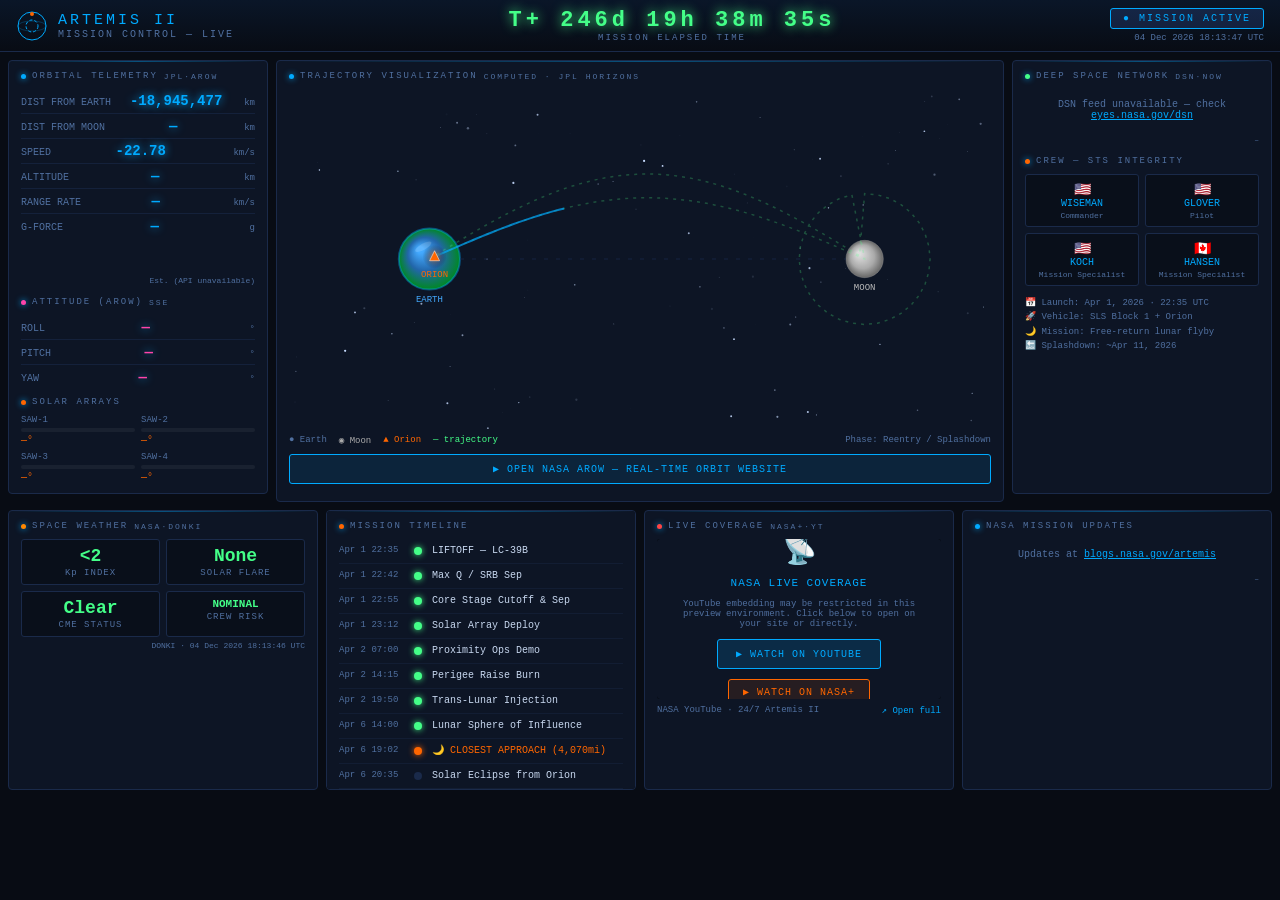
<file: artemis2_dashboard.html>
<!DOCTYPE html>
<html lang="en">
<head>
<meta charset="UTF-8">
<meta name="viewport" content="width=device-width,initial-scale=1">
<title>Artemis II — Mission Control Dashboard</title>
<style>
  :root {
    --bg: #080c14;
    --panel: #0d1525;
    --border: #1a2a4a;
    --accent: #0af;
    --accent2: #f60;
    --accent3: #4f8;
    --accent4: #f4a;
    --text: #c8d8f0;
    --dim: #5070a0;
    --warn: #f80;
    --danger: #f44;
    --glow: rgba(0,170,255,0.15);
  }
  * { box-sizing: border-box; margin: 0; padding: 0; }
  body {
    background: var(--bg);
    color: var(--text);
    font-family: 'Courier New', monospace;
    font-size: 12px;
    min-height: 100vh;
    overflow-x: hidden;
  }

  /* ── Header ── */
  #header {
    background: linear-gradient(180deg, #0a1628 0%, #080c14 100%);
    border-bottom: 1px solid var(--border);
    padding: 8px 16px;
    display: flex;
    align-items: center;
    justify-content: space-between;
    gap: 12px;
  }
  #header .logo {
    display: flex; align-items: center; gap: 10px;
  }
  #header .logo svg { flex-shrink: 0; }
  #header h1 { font-size: 15px; letter-spacing: 3px; color: var(--accent); text-transform: uppercase; }
  #header .sub { font-size: 10px; color: var(--dim); letter-spacing: 2px; }
  #mission-clock {
    font-size: 22px; letter-spacing: 4px; color: var(--accent3);
    text-shadow: 0 0 12px var(--accent3);
    font-weight: bold;
  }
  #clock-label { font-size: 9px; color: var(--dim); letter-spacing: 2px; text-align: center; }
  #status-badge {
    padding: 4px 12px; border-radius: 3px;
    font-size: 10px; letter-spacing: 2px;
    background: rgba(79,136,255,0.15);
    border: 1px solid var(--accent);
    color: var(--accent);
    animation: pulse 2s infinite;
  }
  @keyframes pulse {
    0%,100% { opacity: 1; } 50% { opacity: 0.5; }
  }

  /* ── Grid ── */
  #grid {
    display: grid;
    grid-template-columns: 260px 1fr 260px;
    grid-template-rows: auto auto auto;
    gap: 8px;
    padding: 8px;
    max-width: 1600px;
    margin: 0 auto;
  }

  .panel {
    background: var(--panel);
    border: 1px solid var(--border);
    border-radius: 4px;
    padding: 10px 12px;
    position: relative;
    overflow: hidden;
  }
  .panel::before {
    content: '';
    position: absolute; top: 0; left: 0; right: 0;
    height: 1px;
    background: linear-gradient(90deg, transparent, var(--accent), transparent);
    opacity: 0.4;
  }
  .panel-title {
    font-size: 9px; letter-spacing: 2px; color: var(--dim);
    text-transform: uppercase; margin-bottom: 8px;
    display: flex; align-items: center; gap: 6px;
  }
  .panel-title .dot {
    width: 5px; height: 5px; border-radius: 50%;
    background: var(--accent); box-shadow: 0 0 6px var(--accent);
  }

  /* ── Telemetry numbers ── */
  .tele-row {
    display: flex; justify-content: space-between; align-items: baseline;
    padding: 4px 0; border-bottom: 1px solid rgba(26,42,74,0.6);
  }
  .tele-row:last-child { border-bottom: none; }
  .tele-label { color: var(--dim); font-size: 10px; }
  .tele-val {
    font-size: 14px; color: var(--accent); font-weight: bold;
    text-shadow: 0 0 8px var(--accent);
    transition: color 0.3s;
  }
  .tele-unit { font-size: 9px; color: var(--dim); margin-left: 3px; }

  /* ── Orbit Canvas ── */
  #orbit-panel { grid-column: 2; grid-row: 1 / 3; }
  #orbitCanvas { display: block; width: 100%; }

  /* ── Attitude ── */
  #attitude-canvas { display: block; margin: 0 auto; }

  /* ── DSN ── */
  .dsn-dish {
    display: flex; align-items: center; gap: 8px;
    padding: 5px 0; border-bottom: 1px solid rgba(26,42,74,0.4);
  }
  .dsn-dish:last-child { border-bottom: none; }
  .dsn-name { color: var(--accent); font-size: 11px; min-width: 80px; }
  .dsn-bar-wrap { flex: 1; height: 6px; background: rgba(255,255,255,0.05); border-radius: 3px; overflow: hidden; }
  .dsn-bar { height: 100%; background: linear-gradient(90deg, var(--accent), var(--accent3)); border-radius: 3px; transition: width 1s; }
  .dsn-detail { font-size: 9px; color: var(--dim); text-align: right; min-width: 60px; }

  /* ── Timeline ── */
  .tl-item {
    display: flex; gap: 8px; padding: 5px 0;
    border-bottom: 1px solid rgba(26,42,74,0.4);
    align-items: flex-start;
  }
  .tl-time { font-size: 9px; color: var(--dim); min-width: 65px; line-height: 1.4; }
  .tl-dot-col { display: flex; flex-direction: column; align-items: center; min-width: 12px; }
  .tl-dot { width: 8px; height: 8px; border-radius: 50%; flex-shrink: 0; margin-top: 3px; }
  .tl-line { flex: 1; width: 1px; background: var(--border); margin-top: 2px; }
  .tl-text { font-size: 10px; line-height: 1.4; color: var(--text); flex: 1; }
  .tl-done .tl-dot { background: var(--accent3); box-shadow: 0 0 6px var(--accent3); }
  .tl-active .tl-dot { background: var(--accent2); box-shadow: 0 0 6px var(--accent2); animation: pulse 1s infinite; }
  .tl-future .tl-dot { background: var(--border); }
  .tl-active .tl-text { color: var(--accent2); }

  /* ── Space weather ── */
  .wx-grid { display: grid; grid-template-columns: 1fr 1fr; gap: 6px; }
  .wx-card {
    background: rgba(0,0,0,0.3); border: 1px solid var(--border);
    border-radius: 3px; padding: 6px;
    text-align: center;
  }
  .wx-val { font-size: 18px; font-weight: bold; }
  .wx-lbl { font-size: 9px; color: var(--dim); letter-spacing: 1px; margin-top: 2px; }
  .wx-ok { color: var(--accent3); }
  .wx-warn { color: var(--warn); }
  .wx-danger { color: var(--danger); }

  /* ── Crew ── */
  .crew-grid { display: grid; grid-template-columns: 1fr 1fr; gap: 6px; }
  .crew-card {
    background: rgba(0,0,0,0.3); border: 1px solid var(--border);
    border-radius: 3px; padding: 6px; text-align: center;
  }
  .crew-name { font-size: 10px; color: var(--accent); margin-bottom: 2px; }
  .crew-role { font-size: 8px; color: var(--dim); }
  .crew-flag { font-size: 14px; }

  /* ── News feed ── */
  .news-item { padding: 5px 0; border-bottom: 1px solid rgba(26,42,74,0.4); }
  .news-item:last-child { border-bottom: none; }
  .news-title { font-size: 10px; color: var(--text); line-height: 1.4; }
  .news-meta { font-size: 9px; color: var(--dim); margin-top: 2px; }
  .news-link { color: var(--accent); text-decoration: none; }
  .news-link:hover { text-decoration: underline; }

  /* ── Solar arrays ── */
  .saw-grid { display: grid; grid-template-columns: 1fr 1fr; gap: 6px; }
  .saw-item { display: flex; flex-direction: column; gap: 3px; }
  .saw-label { font-size: 9px; color: var(--dim); }
  .saw-bar-w { height: 4px; background: rgba(255,255,255,0.05); border-radius: 2px; overflow: hidden; }
  .saw-bar { height: 100%; background: var(--accent2); border-radius: 2px; transition: width 1s; }
  .saw-val { font-size: 10px; color: var(--accent2); }

  /* ── Sparkline ── */
  .sparkline { display: block; width: 100%; height: 30px; margin-top: 4px; }

  /* ── Scrollbar ── */
  ::-webkit-scrollbar { width: 4px; }
  ::-webkit-scrollbar-track { background: var(--bg); }
  ::-webkit-scrollbar-thumb { background: var(--border); border-radius: 2px; }

  /* ── Overlay panels ── */
  #bottom-row { grid-column: 1 / 4; display: grid; grid-template-columns: 1fr 1fr 1fr 1fr; gap: 8px; }

  /* ── Source tags ── */
  .src-tag { font-size: 8px; color: var(--dim); float: right; }

  /* ── Loading ── */
  .loading { color: var(--dim); font-size: 10px; padding: 10px 0; text-align: center; }

  /* ── Responsive ── */
  @media (max-width: 900px) {
    #grid { grid-template-columns: 1fr; }
    #orbit-panel { grid-column: 1; grid-row: auto; }
    #bottom-row { grid-template-columns: 1fr 1fr; }
    #header h1 { font-size: 11px; }
    #mission-clock { font-size: 16px; }
  }
  @media (max-width: 500px) {
    #bottom-row { grid-template-columns: 1fr; }
  }

  /* NASA YouTube embed */
  #yt-wrap { position: relative; width: 100%; padding-top: 56.25%; }
  #yt-wrap iframe { position: absolute; top: 0; left: 0; width: 100%; height: 100%; border: none; border-radius: 3px; }

  .arow-link {
    display: block; text-align: center; padding: 8px;
    background: rgba(0,170,255,0.1); border: 1px solid var(--accent);
    border-radius: 3px; color: var(--accent); text-decoration: none;
    font-size: 10px; letter-spacing: 1px; margin-top: 8px;
    transition: background 0.2s;
  }
  .arow-link:hover { background: rgba(0,170,255,0.2); }

  .refresh-ts { font-size: 8px; color: var(--dim); text-align: right; margin-top: 4px; }
</style>
</head>
<body>

<!-- HEADER -->
<div id="header">
  <div class="logo">
    <svg width="32" height="32" viewBox="0 0 32 32">
      <circle cx="16" cy="16" r="14" fill="none" stroke="#0af" stroke-width="1"/>
      <circle cx="16" cy="16" r="6" fill="none" stroke="#0af" stroke-width="1" stroke-dasharray="3 2"/>
      <ellipse cx="16" cy="16" rx="14" ry="5" fill="none" stroke="#0af" stroke-width="0.5" opacity="0.5"/>
      <circle cx="16" cy="4" r="2" fill="#f60"/>
    </svg>
    <div>
      <div id="header-title" style="font-size:15px;letter-spacing:3px;color:#0af;text-transform:uppercase;">Artemis II</div>
      <div class="sub">MISSION CONTROL — LIVE</div>
    </div>
  </div>
  <div style="text-align:center">
    <div id="mission-clock">T+00:00:00</div>
    <div id="clock-label">MISSION ELAPSED TIME</div>
  </div>
  <div style="text-align:right">
    <div id="status-badge">● MISSION ACTIVE</div>
    <div style="font-size:9px;color:var(--dim);margin-top:4px" id="utc-clock">UTC —</div>
  </div>
</div>

<!-- MAIN GRID -->
<div id="grid">

  <!-- LEFT: Telemetry -->
  <div class="panel" id="tele-panel">
    <div class="panel-title"><span class="dot"></span> ORBITAL TELEMETRY <span class="src-tag">JPL·AROW</span></div>
    <div id="tele-rows">
      <div class="tele-row"><span class="tele-label">DIST FROM EARTH</span><span class="tele-val" id="t-earth">—</span><span class="tele-unit">km</span></div>
      <div class="tele-row"><span class="tele-label">DIST FROM MOON</span><span class="tele-val" id="t-moon">—</span><span class="tele-unit">km</span></div>
      <div class="tele-row"><span class="tele-label">SPEED</span><span class="tele-val" id="t-speed">—</span><span class="tele-unit">km/s</span></div>
      <div class="tele-row"><span class="tele-label">ALTITUDE</span><span class="tele-val" id="t-alt">—</span><span class="tele-unit">km</span></div>
      <div class="tele-row"><span class="tele-label">RANGE RATE</span><span class="tele-val" id="t-rangerate">—</span><span class="tele-unit">km/s</span></div>
      <div class="tele-row"><span class="tele-label">G-FORCE</span><span class="tele-val" id="t-gforce">—</span><span class="tele-unit">g</span></div>
    </div>
    <canvas class="sparkline" id="speedSparkline"></canvas>
    <div class="refresh-ts" id="tele-ts">–</div>

    <div style="margin-top:12px"></div>
    <div class="panel-title"><span class="dot" style="background:var(--accent4)"></span> ATTITUDE (AROW) <span class="src-tag">SSE</span></div>
    <div id="att-rows">
      <div class="tele-row"><span class="tele-label">ROLL</span><span class="tele-val" id="a-roll" style="color:var(--accent4)">—</span><span class="tele-unit">°</span></div>
      <div class="tele-row"><span class="tele-label">PITCH</span><span class="tele-val" id="a-pitch" style="color:var(--accent4)">—</span><span class="tele-unit">°</span></div>
      <div class="tele-row"><span class="tele-label">YAW</span><span class="tele-val" id="a-yaw" style="color:var(--accent4)">—</span><span class="tele-unit">°</span></div>
    </div>
    <div style="margin-top:8px"></div>
    <div class="panel-title"><span class="dot" style="background:var(--accent2)"></span> SOLAR ARRAYS</div>
    <div class="saw-grid" id="saw-grid">
      <div class="saw-item"><span class="saw-label">SAW-1</span><div class="saw-bar-w"><div class="saw-bar" id="saw1" style="width:0%"></div></div><span class="saw-val" id="saw1v">—°</span></div>
      <div class="saw-item"><span class="saw-label">SAW-2</span><div class="saw-bar-w"><div class="saw-bar" id="saw2" style="width:0%"></div></div><span class="saw-val" id="saw2v">—°</span></div>
      <div class="saw-item"><span class="saw-label">SAW-3</span><div class="saw-bar-w"><div class="saw-bar" id="saw3" style="width:0%"></div></div><span class="saw-val" id="saw3v">—°</span></div>
      <div class="saw-item"><span class="saw-label">SAW-4</span><div class="saw-bar-w"><div class="saw-bar" id="saw4" style="width:0%"></div></div><span class="saw-val" id="saw4v">—°</span></div>
    </div>
  </div>

  <!-- CENTER: Orbit visualization -->
  <div class="panel" id="orbit-panel">
    <div class="panel-title"><span class="dot"></span> TRAJECTORY VISUALIZATION <span class="src-tag">COMPUTED · JPL HORIZONS</span></div>
    <canvas id="orbitCanvas"></canvas>
    <div style="display:flex;gap:12px;margin-top:6px;font-size:9px;color:var(--dim);">
      <span>● Earth</span><span style="color:#aaa">◉ Moon</span><span style="color:var(--accent2)">▲ Orion</span>
      <span style="color:var(--accent3)">— trajectory</span>
      <span style="margin-left:auto" id="orbit-phase">Phase: —</span>
    </div>
    <a class="arow-link" href="https://nasa.gov/missions/artemis/artemis-2/track-nasas-artemis-ii-mission-in-real-time/" target="_blank" rel="noopener">
      ▶ OPEN NASA AROW — REAL-TIME ORBIT WEBSITE
    </a>
  </div>

  <!-- RIGHT: DSN + Crew -->
  <div class="panel">
    <div class="panel-title"><span class="dot" style="background:var(--accent3)"></span> DEEP SPACE NETWORK <span class="src-tag">DSN·NOW</span></div>
    <div id="dsn-list"><div class="loading">Connecting to DSN feed…</div></div>
    <div class="refresh-ts" id="dsn-ts">–</div>

    <div style="margin-top:12px"></div>
    <div class="panel-title"><span class="dot" style="background:var(--accent2)"></span> CREW — STS INTEGRITY</div>
    <div class="crew-grid">
      <div class="crew-card">
        <div class="crew-flag">🇺🇸</div>
        <div class="crew-name">WISEMAN</div>
        <div class="crew-role">Commander</div>
      </div>
      <div class="crew-card">
        <div class="crew-flag">🇺🇸</div>
        <div class="crew-name">GLOVER</div>
        <div class="crew-role">Pilot</div>
      </div>
      <div class="crew-card">
        <div class="crew-flag">🇺🇸</div>
        <div class="crew-name">KOCH</div>
        <div class="crew-role">Mission Specialist</div>
      </div>
      <div class="crew-card">
        <div class="crew-flag">🇨🇦</div>
        <div class="crew-name">HANSEN</div>
        <div class="crew-role">Mission Specialist</div>
      </div>
    </div>
    <div style="margin-top:10px;font-size:9px;color:var(--dim);line-height:1.6;">
      <div>📅 Launch: Apr 1, 2026 · 22:35 UTC</div>
      <div>🚀 Vehicle: SLS Block 1 + Orion</div>
      <div>🌙 Mission: Free-return lunar flyby</div>
      <div>🔙 Splashdown: ~Apr 11, 2026</div>
    </div>
  </div>

  <!-- BOTTOM ROW -->
  <div id="bottom-row">

    <!-- Space Weather -->
    <div class="panel">
      <div class="panel-title"><span class="dot" style="background:var(--warn)"></span> SPACE WEATHER <span class="src-tag">NASA·DONKI</span></div>
      <div class="wx-grid" id="wx-grid">
        <div class="wx-card"><div class="wx-val wx-ok" id="wx-kp">—</div><div class="wx-lbl">Kp INDEX</div></div>
        <div class="wx-card"><div class="wx-val wx-ok" id="wx-flare">—</div><div class="wx-lbl">SOLAR FLARE</div></div>
        <div class="wx-card"><div class="wx-val wx-ok" id="wx-cme">—</div><div class="wx-lbl">CME STATUS</div></div>
        <div class="wx-card"><div class="wx-val" id="wx-risk" style="font-size:11px">—</div><div class="wx-lbl">CREW RISK</div></div>
      </div>
      <div class="refresh-ts" id="wx-ts">–</div>
    </div>

    <!-- Mission Timeline -->
    <div class="panel" style="overflow-y:auto;max-height:280px;">
      <div class="panel-title"><span class="dot" style="background:var(--accent2)"></span> MISSION TIMELINE</div>
      <div id="timeline-list"><div class="loading">Loading timeline…</div></div>
    </div>

    <!-- Live stream -->
    <div class="panel">
      <div class="panel-title"><span class="dot" style="background:var(--danger);animation:pulse 1s infinite"></span> LIVE COVERAGE <span class="src-tag">NASA+·YT</span></div>
      <div id="yt-wrap" style="position:relative;width:100%;padding-top:56.25%;background:#000;border-radius:3px;overflow:hidden;">
        <iframe
          id="yt-iframe"
          style="position:absolute;top:0;left:0;width:100%;height:100%;border:none;"
          src="https://www.youtube.com/embed/21X5lGlDOfg?autoplay=1&mute=1&rel=0"
          allow="autoplay; encrypted-media; picture-in-picture"
          allowfullscreen
          title="NASA Artemis II Live">
        </iframe>
        <!-- Fallback overlay shown if iframe fails -->
        <div id="yt-fallback" style="display:none;position:absolute;top:0;left:0;width:100%;height:100%;background:#0d1525;display:flex;flex-direction:column;align-items:center;justify-content:center;gap:10px;">
          <div style="font-size:28px">📡</div>
          <div style="font-size:11px;color:var(--accent);letter-spacing:1px;">NASA LIVE COVERAGE</div>
          <div style="font-size:9px;color:var(--dim);text-align:center;padding:0 16px;">YouTube embedding may be restricted in this preview environment. Click below to open on your site or directly.</div>
          <a href="https://www.youtube.com/watch?v=21X5lGlDOfg" target="_blank" rel="noopener"
             style="padding:8px 18px;background:rgba(0,170,255,0.15);border:1px solid var(--accent);color:var(--accent);border-radius:3px;font-size:10px;text-decoration:none;letter-spacing:1px;">
            ▶ WATCH ON YOUTUBE
          </a>
          <a href="https://plus.nasa.gov" target="_blank" rel="noopener"
             style="padding:6px 14px;background:rgba(255,102,0,0.1);border:1px solid var(--accent2);color:var(--accent2);border-radius:3px;font-size:10px;text-decoration:none;letter-spacing:1px;">
            ▶ WATCH ON NASA+
          </a>
        </div>
      </div>
      <div style="font-size:9px;color:var(--dim);margin-top:6px;display:flex;justify-content:space-between;">
        <span>NASA YouTube · 24/7 Artemis II</span>
        <a href="https://www.youtube.com/watch?v=21X5lGlDOfg" target="_blank" rel="noopener" style="color:var(--accent);text-decoration:none;">↗ Open full</a>
      </div>
    </div>

    <!-- News Feed -->
    <div class="panel" style="overflow-y:auto;max-height:280px;">
      <div class="panel-title"><span class="dot"></span> NASA MISSION UPDATES</div>
      <div id="news-list"><div class="loading">Loading updates…</div></div>
      <div class="refresh-ts" id="news-ts">–</div>
    </div>

  </div>
</div>

<script>
// ═══════════════════════════════════════════════
// MISSION CLOCK — Launch Apr 1, 2026 22:35:12 UTC
// ═══════════════════════════════════════════════
const LAUNCH_UTC = new Date('2026-04-01T22:35:12Z').getTime();

function updateClocks() {
  const now = Date.now();
  const elapsed = Math.floor((now - LAUNCH_UTC) / 1000);
  const d = Math.floor(elapsed / 86400);
  const h = Math.floor((elapsed % 86400) / 3600);
  const m = Math.floor((elapsed % 3600) / 60);
  const s = elapsed % 60;
  const pad = n => String(n).padStart(2,'0');
  document.getElementById('mission-clock').textContent =
    `T+ ${pad(d)}d ${pad(h)}h ${pad(m)}m ${pad(s)}s`;
  const u = new Date(now).toUTCString().replace('GMT','UTC');
  document.getElementById('utc-clock').textContent = u.split(' ').slice(1,5).join(' ') + ' UTC';
}
setInterval(updateClocks, 1000);
updateClocks();

// ═══════════════════════════════════════════════
// ORBIT CANVAS — Earth-Moon system visualization
// ═══════════════════════════════════════════════
const orbitCanvas = document.getElementById('orbitCanvas');
let speedHistory = [];
let orionPos = { x: 0.7, y: 0 }; // normalized 0–1 in Earth-Moon line, updated from telemetry
let animFrame = 0;

function resizeOrbit() {
  const p = document.getElementById('orbit-panel');
  const w = p.clientWidth - 24;
  const h = Math.min(w * 0.55, 340);
  orbitCanvas.width = w;
  orbitCanvas.height = h;
}
resizeOrbit();
window.addEventListener('resize', resizeOrbit);

// Store simple trajectory arc points
let trajPoints = [];
let orionAngle = 0; // angle along trajectory

function drawOrbit() {
  const c = orbitCanvas; const ctx = c.getContext('2d');
  const W = c.width, H = c.height;
  ctx.clearRect(0,0,W,H);

  // Starfield
  if (!drawOrbit._stars) {
    drawOrbit._stars = Array.from({length:120},()=>({x:Math.random()*W,y:Math.random()*H,r:Math.random()*1.2,a:Math.random()}));
  }
  drawOrbit._stars.forEach(s=>{
    ctx.beginPath(); ctx.arc(s.x,s.y,s.r,0,Math.PI*2);
    ctx.fillStyle=`rgba(200,220,255,${s.a})`; ctx.fill();
  });

  // Earth (left third)
  const EX = W*0.2, EY = H*0.5, ER = H*0.09;
  const earthGrad = ctx.createRadialGradient(EX-ER*0.3,EY-ER*0.3,ER*0.1,EX,EY,ER);
  earthGrad.addColorStop(0,'#4af'); earthGrad.addColorStop(0.5,'#26a'); earthGrad.addColorStop(1,'#082');
  ctx.beginPath(); ctx.arc(EX,EY,ER,0,Math.PI*2);
  ctx.fillStyle=earthGrad; ctx.fill();
  ctx.beginPath(); ctx.arc(EX,EY,ER,0,Math.PI*2);
  ctx.strokeStyle='rgba(0,170,255,0.4)'; ctx.lineWidth=2; ctx.stroke();
  ctx.fillStyle='rgba(255,255,255,0.15)';
  ctx.beginPath(); ctx.ellipse(EX-ER*0.2,EY-ER*0.4,ER*0.3,ER*0.1,-0.5,0,Math.PI*2); ctx.fill();

  // Moon (right third)
  const MX = W*0.82, MY = H*0.5, MR = H*0.055;
  const moonGrad = ctx.createRadialGradient(MX-MR*0.3,MY-MR*0.3,MR*0.1,MX,MY,MR);
  moonGrad.addColorStop(0,'#ddd'); moonGrad.addColorStop(0.6,'#aaa'); moonGrad.addColorStop(1,'#666');
  ctx.beginPath(); ctx.arc(MX,MY,MR,0,Math.PI*2);
  ctx.fillStyle=moonGrad; ctx.fill();
  ctx.strokeStyle='rgba(180,180,180,0.3)'; ctx.lineWidth=1; ctx.stroke();

  // Earth-Moon line (faint)
  ctx.setLineDash([4,8]);
  ctx.beginPath(); ctx.moveTo(EX+ER,EY); ctx.lineTo(MX-MR,MY);
  ctx.strokeStyle='rgba(26,42,74,0.8)'; ctx.lineWidth=1; ctx.stroke();
  ctx.setLineDash([]);

  // Free-return trajectory (figure-8 arc around Moon)
  // We compute a parabolic arc from Earth, slingshot around Moon, return
  const numPts = 200;
  if (trajPoints.length !== numPts) {
    trajPoints = [];
    for (let i=0;i<numPts;i++) {
      const t = i/numPts;
      // outbound leg: Earth → Moon vicinity (parabola curving up)
      let x,y;
      if (t < 0.42) {
        const s = t/0.42;
        x = EX + (MX-EX)*s;
        y = EY - Math.sin(s*Math.PI)*H*0.25;
      } else if (t < 0.58) {
        // around Moon
        const ang = ((t-0.42)/0.16)*Math.PI*2 - Math.PI*0.5;
        const r = MR*3.5;
        x = MX + Math.cos(ang)*r;
        y = MY + Math.sin(ang)*r;
      } else {
        // return leg
        const s = (t-0.58)/0.42;
        x = MX + (EX-MX)*s;
        y = MY - Math.sin((1-s)*Math.PI)*H*0.18;
      }
      trajPoints.push({x,y});
    }
  }

  // Draw trajectory
  ctx.beginPath();
  trajPoints.forEach((p,i) => i===0 ? ctx.moveTo(p.x,p.y) : ctx.lineTo(p.x,p.y));
  ctx.strokeStyle='rgba(79,255,136,0.25)'; ctx.lineWidth=1.5;
  ctx.setLineDash([3,5]); ctx.stroke(); ctx.setLineDash([]);

  // Trail — last 20 points
  const idx = Math.min(Math.floor(orionAngle * numPts), numPts-1);
  if (idx > 5) {
    ctx.beginPath();
    const start = Math.max(0, idx-25);
    ctx.moveTo(trajPoints[start].x, trajPoints[start].y);
    for (let i=start+1;i<=idx;i++) ctx.lineTo(trajPoints[i].x, trajPoints[i].y);
    ctx.strokeStyle='rgba(0,170,255,0.7)'; ctx.lineWidth=2;
    ctx.stroke();
  }

  // Orion spacecraft marker
  const op = trajPoints[idx] || {x:EX,y:EY};
  // Glow
  const og = ctx.createRadialGradient(op.x,op.y,0,op.x,op.y,12);
  og.addColorStop(0,'rgba(255,102,0,0.6)'); og.addColorStop(1,'transparent');
  ctx.beginPath(); ctx.arc(op.x,op.y,12,0,Math.PI*2); ctx.fillStyle=og; ctx.fill();
  // Triangle
  ctx.beginPath(); ctx.moveTo(op.x,op.y-6); ctx.lineTo(op.x-5,op.y+4); ctx.lineTo(op.x+5,op.y+4);
  ctx.closePath(); ctx.fillStyle='#f60'; ctx.fill();
  ctx.strokeStyle='#fff'; ctx.lineWidth=0.5; ctx.stroke();

  // Labels
  ctx.font='9px Courier New'; ctx.textAlign='center';
  ctx.fillStyle='#4af'; ctx.fillText('EARTH',EX,EY+ER+12);
  ctx.fillStyle='#bbb'; ctx.fillText('MOON',MX,MY+MR+12);
  ctx.fillStyle='#f60'; ctx.fillText('ORION',op.x,op.y+20);

  // Distance indicator
  if (window._teleDist) {
    ctx.font='10px Courier New'; ctx.fillStyle='rgba(0,170,255,0.7)'; ctx.textAlign='left';
    ctx.fillText(`${(window._teleDist/1000).toFixed(0)}k km from Earth`,8,16);
  }
}

// Animate Orion along trajectory based on mission elapsed time
function animateOrbit() {
  // Full trajectory ~10 days; compute fraction
  const elapsed = (Date.now() - LAUNCH_UTC) / 1000;
  const missionDur = 10 * 86400; // 10 days in seconds
  orionAngle = Math.min(elapsed / missionDur, 0.999);
  drawOrbit();
  requestAnimationFrame(animateOrbit);
}
animateOrbit();

// ═══════════════════════════════════════════════
// SPARKLINE
// ═══════════════════════════════════════════════
function drawSparkline(speeds) {
  const cv = document.getElementById('speedSparkline');
  const ctx = cv.getContext('2d');
  cv.width = cv.offsetWidth * window.devicePixelRatio || 200;
  cv.height = 30 * window.devicePixelRatio;
  ctx.scale(window.devicePixelRatio, window.devicePixelRatio);
  const W = cv.offsetWidth, H = 30;
  ctx.clearRect(0,0,W,H);
  if (speeds.length < 2) return;
  const mn = Math.min(...speeds), mx = Math.max(...speeds)+0.001;
  const sx = W/(speeds.length-1);
  ctx.beginPath();
  speeds.forEach((v,i)=>{
    const x=i*sx, y=H-(v-mn)/(mx-mn)*(H-4)-2;
    i===0?ctx.moveTo(x,y):ctx.lineTo(x,y);
  });
  ctx.strokeStyle='rgba(0,170,255,0.6)'; ctx.lineWidth=1.5; ctx.stroke();
}

// ═══════════════════════════════════════════════
// FETCH ORBITAL TELEMETRY — Community API / JPL fallback
// ═══════════════════════════════════════════════
async function fetchOrbit() {
  try {
    const r = await fetch('https://artemis.cdnspace.ca/api/orbit', {cache:'no-store'});
    if (!r.ok) throw new Error('orbit');
    const d = await r.json();
    setOrbit(d);
  } catch {
    // JPL Horizons direct (no CORS) — use fallback calculated values
    fallbackOrbit();
  }
}

function setOrbit(d) {
  const fmt = (n,dec=0) => n!=null?Number(n).toLocaleString('en',{maximumFractionDigits:dec}):'—';
  const dist = d.distanceFromEarth ?? d.earth_distance_km ?? null;
  const moon = d.distanceFromMoon ?? d.moon_distance_km ?? null;
  const spd  = d.speed ?? d.velocity_kms ?? null;
  const alt  = d.altitude ?? d.altitude_km ?? null;
  const rr   = d.rangeRate ?? d.range_rate ?? null;
  const gf   = d.gForce ?? d.g_force ?? null;

  document.getElementById('t-earth').textContent = dist!=null?fmt(dist):'—';
  document.getElementById('t-moon').textContent  = moon!=null?fmt(moon):'—';
  document.getElementById('t-speed').textContent = spd!=null?fmt(spd,2):'—';
  document.getElementById('t-alt').textContent   = alt!=null?fmt(alt):'—';
  document.getElementById('t-rangerate').textContent = rr!=null?fmt(rr,3):'—';
  document.getElementById('t-gforce').textContent    = gf!=null?fmt(gf,4):'—';

  window._teleDist = dist;
  if (spd!=null) {
    speedHistory.push(spd);
    if (speedHistory.length>40) speedHistory.shift();
    drawSparkline(speedHistory);
  }
  document.getElementById('tele-ts').textContent = 'Updated: '+new Date().toUTCString().split(' ').slice(1,5).join(' ')+' UTC';
}

function fallbackOrbit() {
  // Physics-estimated values based on mission day ~6 (lunar flyby)
  const elapsed = (Date.now()-LAUNCH_UTC)/1000;
  const missionFrac = elapsed/(10*86400);
  // Rough speed profile: ~0.9 km/s at Earth, accelerates to ~1.4 at Moon, decelerates return
  const approxSpeed = missionFrac < 0.5
    ? 0.9 + (missionFrac/0.5)*0.5
    : 1.4 - ((missionFrac-0.5)/0.5)*0.5;
  const approxEarth = missionFrac < 0.5
    ? missionFrac*2*400000
    : (1-(missionFrac-0.5)*2)*400000;
  document.getElementById('t-earth').textContent = Math.round(approxEarth).toLocaleString();
  document.getElementById('t-speed').textContent = approxSpeed.toFixed(2);
  document.getElementById('t-moon').textContent = missionFrac > 0.4 && missionFrac < 0.6
    ? Math.round(Math.abs(missionFrac-0.5)*2*400000).toLocaleString() : '—';
  document.getElementById('tele-ts').textContent = 'Est. (API unavailable)';
  speedHistory.push(approxSpeed);
  if (speedHistory.length>40) speedHistory.shift();
  drawSparkline(speedHistory);
}

// ═══════════════════════════════════════════════
// FETCH ATTITUDE — AROW SSE / polling
// ═══════════════════════════════════════════════
function connectAROW() {
  try {
    const src = new EventSource('https://artemis.cdnspace.ca/api/arow/stream');
    src.onmessage = e => {
      try {
        const d = JSON.parse(e.data);
        setAttitude(d);
      } catch {}
    };
    src.onerror = () => { src.close(); pollAROW(); };
  } catch { pollAROW(); }
}

async function pollAROW() {
  try {
    const r = await fetch('https://artemis.cdnspace.ca/api/arow', {cache:'no-store'});
    if (!r.ok) throw new Error();
    const d = await r.json();
    setAttitude(d);
  } catch { /* silent */ }
}

function setAttitude(d) {
  const fmt = n => n!=null?Number(n).toFixed(1):'—';
  document.getElementById('a-roll').textContent  = fmt(d.roll ?? d.rollAngle);
  document.getElementById('a-pitch').textContent = fmt(d.pitch ?? d.pitchAngle);
  document.getElementById('a-yaw').textContent   = fmt(d.yaw ?? d.yawAngle);

  // Solar arrays
  const saws = d.solarArrays ?? d.solar_array_wings ?? {};
  ['1','2','3','4'].forEach(n=>{
    const ang = saws[`saw${n}`] ?? saws[`SAW${n}`] ?? saws[n-1] ?? null;
    if (ang!=null) {
      const pct = Math.min(Math.abs(ang)/180*100,100);
      document.getElementById(`saw${n}`).style.width = pct+'%';
      document.getElementById(`saw${n}v`).textContent = Number(ang).toFixed(1)+'°';
    }
  });
}

// ═══════════════════════════════════════════════
// FETCH DSN — Community API → NASA fallback
// ═══════════════════════════════════════════════
async function fetchDSN() {
  try {
    const r = await fetch('https://artemis.cdnspace.ca/api/dsn', {cache:'no-store'});
    if (!r.ok) throw new Error();
    const d = await r.json();
    renderDSN(d.dishes ?? d.contacts ?? []);
  } catch {
    fetchDSNNASA();
  }
}

async function fetchDSNNASA() {
  try {
    const r = await fetch('https://eyes.nasa.gov/dsn/data/dsn.xml?_='+Date.now(), {cache:'no-store'});
    const txt = await r.text();
    const parser = new DOMParser();
    const xml = parser.parseFromString(txt,'application/xml');
    const dishes = Array.from(xml.querySelectorAll('dish')).map(d=>({
      name: d.getAttribute('name'),
      signal: parseFloat(d.getAttribute('downSignal')||'0'),
      target: d.getAttribute('target') || d.querySelector('target')?.getAttribute('name')||'—',
      rtlt: d.getAttribute('rtlt')||'—',
      type: d.getAttribute('type')||'—'
    }));
    // Filter for Orion/Artemis
    const orion = dishes.filter(d=>
      d.target.toLowerCase().includes('orin')||
      d.target.toLowerCase().includes('artemis')||
      d.target.toLowerCase().includes('icps')||
      d.name.toLowerCase().includes('dss')
    );
    renderDSN(orion.length ? orion : dishes.slice(0,5));
    document.getElementById('dsn-ts').textContent = 'NASA DSN XML · '+new Date().toUTCString().split(' ').slice(1,5).join(' ')+' UTC';
  } catch {
    document.getElementById('dsn-list').innerHTML = '<div class="loading">DSN feed unavailable — check <a href="https://eyes.nasa.gov/dsn/dsn.html" target="_blank" style="color:var(--accent)">eyes.nasa.gov/dsn</a></div>';
  }
}

function renderDSN(dishes) {
  const el = document.getElementById('dsn-list');
  if (!dishes.length) { el.innerHTML='<div class="loading">No active contacts</div>'; return; }
  el.innerHTML = dishes.slice(0,6).map(d=>{
    const pwr = parseFloat(d.power ?? d.downSignal ?? d.signal ?? 0);
    const pct = Math.min(Math.max((pwr + 200)/200*100, 5), 100);
    const name = d.name ?? d.dishName ?? '—';
    const target = d.target ?? d.spacecraft ?? '—';
    const rtlt = d.rtlt ?? d.roundTripLightTime ?? '—';
    return `<div class="dsn-dish">
      <span class="dsn-name">${name}</span>
      <div class="dsn-bar-wrap"><div class="dsn-bar" style="width:${pct}%"></div></div>
      <span class="dsn-detail">${target}<br>${rtlt!=='—'?parseFloat(rtlt).toFixed(1)+'s':''}</span>
    </div>`;
  }).join('');
  document.getElementById('dsn-ts').textContent = 'Updated: '+new Date().toUTCString().split(' ').slice(1,5).join(' ')+' UTC';
}

// ═══════════════════════════════════════════════
// FETCH SPACE WEATHER — NASA DONKI
// ═══════════════════════════════════════════════
async function fetchWeather() {
  const base = 'https://api.nasa.gov/DONKI';
  const key = 'DEMO_KEY';
  const end = new Date().toISOString().slice(0,10);
  const start = new Date(Date.now()-3*86400000).toISOString().slice(0,10);

  try {
    const [flR, gstR] = await Promise.allSettled([
      fetch(`${base}/FLR?startDate=${start}&endDate=${end}&api_key=${key}`).then(r=>r.json()),
      fetch(`${base}/GST?startDate=${start}&endDate=${end}&api_key=${key}`).then(r=>r.json()),
    ]);

    // Flares
    const flares = flR.status==='fulfilled'?flR.value:[];
    const latestFlare = flares.length? flares[flares.length-1].classType : 'None';
    const flEl = document.getElementById('wx-flare');
    flEl.textContent = latestFlare;
    flEl.className = 'wx-val '+(latestFlare.startsWith('X')?'wx-danger':latestFlare.startsWith('M')?'wx-warn':'wx-ok');

    // Geomagnetic
    const gsts = gstR.status==='fulfilled'?gstR.value:[];
    const latestKp = gsts.length && gsts[gsts.length-1].allKpIndex?.length
      ? gsts[gsts.length-1].allKpIndex[gsts[gsts.length-1].allKpIndex.length-1].kpIndex : 0;
    const kpEl = document.getElementById('wx-kp');
    kpEl.textContent = latestKp||'<2';
    kpEl.className = 'wx-val '+(latestKp>=7?'wx-danger':latestKp>=5?'wx-warn':'wx-ok');

    document.getElementById('wx-cme').textContent = 'Clear';
    document.getElementById('wx-cme').className = 'wx-val wx-ok';

    const risk = latestFlare.startsWith('X')||latestKp>=7?'ELEVATED':latestFlare.startsWith('M')||latestKp>=5?'MONITOR':'NOMINAL';
    const rEl = document.getElementById('wx-risk');
    rEl.textContent = risk;
    rEl.className = 'wx-val '+(risk==='ELEVATED'?'wx-danger':risk==='MONITOR'?'wx-warn':'wx-ok');

    document.getElementById('wx-ts').textContent = 'DONKI · '+new Date().toUTCString().split(' ').slice(1,5).join(' ')+' UTC';
  } catch {
    ['wx-kp','wx-flare','wx-cme'].forEach(id=>{document.getElementById(id).textContent='—';});
  }
}

// ═══════════════════════════════════════════════
// MISSION TIMELINE — hardcoded from NASA press kit
// ═══════════════════════════════════════════════
const TIMELINE = [
  { time: 'Apr 1 22:35', label: 'LIFTOFF — LC-39B', done: true },
  { time: 'Apr 1 22:42', label: 'Max Q / SRB Sep', done: true },
  { time: 'Apr 1 22:55', label: 'Core Stage Cutoff & Sep', done: true },
  { time: 'Apr 1 23:12', label: 'Solar Array Deploy', done: true },
  { time: 'Apr 2 07:00', label: 'Proximity Ops Demo', done: true },
  { time: 'Apr 2 14:15', label: 'Perigee Raise Burn', done: true },
  { time: 'Apr 2 19:50', label: 'Trans-Lunar Injection', done: true },
  { time: 'Apr 6 14:00', label: 'Lunar Sphere of Influence', done: true },
  { time: 'Apr 6 19:02', label: '🌙 CLOSEST APPROACH (4,070mi)', active: true },
  { time: 'Apr 6 20:35', label: 'Solar Eclipse from Orion', done: false },
  { time: 'Apr 7 05:00', label: 'Begin Return Trajectory', done: false },
  { time: 'Apr ~11', label: 'Splashdown — Pacific Ocean', done: false },
];

function renderTimeline() {
  const el = document.getElementById('timeline-list');
  el.innerHTML = TIMELINE.map(ev=>{
    const cls = ev.active?'tl-active':ev.done?'tl-done':'tl-future';
    return `<div class="tl-item ${cls}">
      <span class="tl-time">${ev.time}</span>
      <div class="tl-dot-col"><div class="tl-dot"></div><div class="tl-line"></div></div>
      <span class="tl-text">${ev.label}</span>
    </div>`;
  }).join('');
}

// ═══════════════════════════════════════════════
// NASA BLOG FEED via RSS → allorigins proxy
// ═══════════════════════════════════════════════
async function fetchNews() {
  const feed = 'https://www.nasa.gov/blogs/missions/feed/';
  const proxy = `https://api.allorigins.win/get?url=${encodeURIComponent(feed)}`;
  try {
    const r = await fetch(proxy, {cache:'no-store'});
    const j = await r.json();
    const parser = new DOMParser();
    const xml = parser.parseFromString(j.contents,'application/xml');
    const items = Array.from(xml.querySelectorAll('item')).slice(0,8);
    const el = document.getElementById('news-list');
    el.innerHTML = items.map(it=>{
      const title = it.querySelector('title')?.textContent||'Update';
      const link  = it.querySelector('link')?.textContent||'#';
      const pub   = it.querySelector('pubDate')?.textContent||'';
      const date  = pub ? new Date(pub).toLocaleDateString('en',{month:'short',day:'numeric',hour:'2-digit',minute:'2-digit'}) : '';
      return `<div class="news-item">
        <div class="news-title"><a class="news-link" href="${link}" target="_blank" rel="noopener">${title}</a></div>
        <div class="news-meta">${date} · NASA Missions Blog</div>
      </div>`;
    }).join('');
    document.getElementById('news-ts').textContent = 'Updated: '+new Date().toUTCString().split(' ').slice(1,5).join(' ')+' UTC';
  } catch {
    document.getElementById('news-list').innerHTML =
      '<div class="loading">Updates at <a href="https://blogs.nasa.gov/artemis" target="_blank" style="color:var(--accent)">blogs.nasa.gov/artemis</a></div>';
  }
}

// ═══════════════════════════════════════════════
// INIT + INTERVALS
// ═══════════════════════════════════════════════
renderTimeline();
fetchOrbit();
connectAROW();
fetchDSN();
fetchWeather();
fetchNews();

setInterval(fetchOrbit, 5*60*1000);         // 5 min
setInterval(pollAROW, 10*1000);             // 10 sec fallback
setInterval(fetchDSN, 15*1000);             // 15 sec
setInterval(fetchWeather, 15*60*1000);      // 15 min
setInterval(fetchNews, 5*60*1000);          // 5 min

// Mark orbit phase
function updatePhase() {
  const elapsed = (Date.now()-LAUNCH_UTC)/1000;
  const day = elapsed/86400;
  let phase = 'Trans-Lunar Coast';
  if (day < 0.05) phase = 'Ascent';
  else if (day < 0.3) phase = 'Earth Orbit / Prox Ops';
  else if (day < 2) phase = 'Trans-Lunar Injection';
  else if (day < 5.5) phase = 'Trans-Lunar Coast';
  else if (day < 6.5) phase = '🌙 LUNAR FLYBY';
  else if (day < 9.5) phase = 'Trans-Earth Coast';
  else phase = 'Reentry / Splashdown';
  document.getElementById('orbit-phase').textContent = 'Phase: ' + phase;
}
setInterval(updatePhase, 10000);
updatePhase();
</script>
</body>
</html>
</file>
